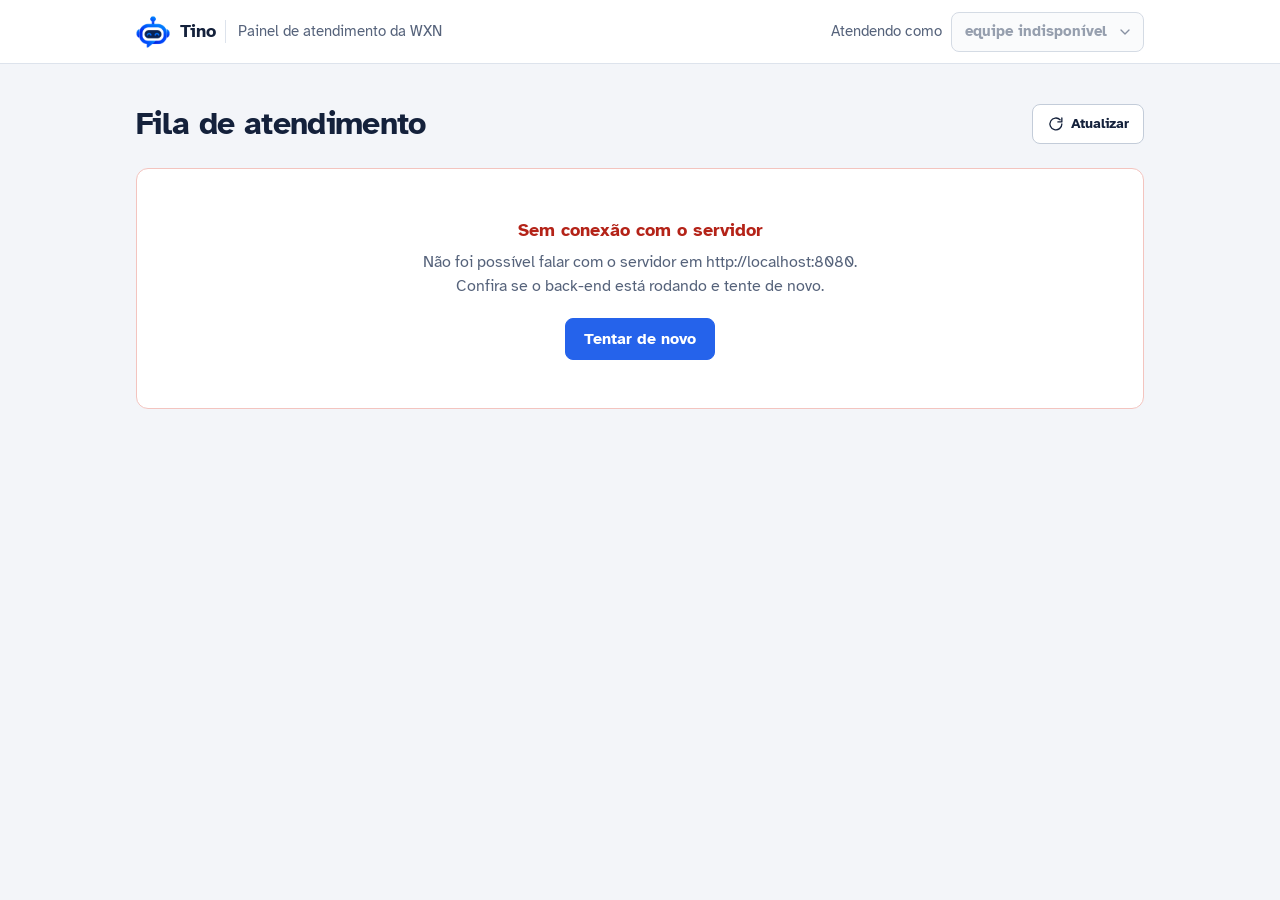
<file: painel/index.html>
<!doctype html>
<html lang="pt-BR">
<head>
  <meta charset="utf-8">
  <meta name="viewport" content="width=device-width, initial-scale=1">
  <title>Fila de atendimento | Tino</title>
  <link rel="icon" href="img/tino.png">
  <link rel="preconnect" href="https://fonts.googleapis.com">
  <link rel="preconnect" href="https://fonts.gstatic.com" crossorigin>
  <link rel="stylesheet" href="https://fonts.googleapis.com/css2?family=Atkinson+Hyperlegible:wght@400;700&display=swap">
  <link rel="stylesheet" href="css/painel.css?v=5">
</head>
<body>
  <header class="barra">
    <a class="marca" href="index.html">
      <img src="img/tino.png" alt="" width="36" height="36">
      <span class="marca-nome">Tino</span>
      <span class="marca-sub">Painel de atendimento da WXN</span>
    </a>
    <label class="quem">Atendendo como
      <select id="atendente"><option>carregando…</option></select>
    </label>
  </header>

  <main class="pagina">
    <div class="titulo-linha">
      <h1>Fila de atendimento</h1>
      <p class="atualizacao">
        <span id="atualizado"></span>
        <button id="atualizar" class="botao-secundario" type="button">
          <svg class="icone" viewBox="0 0 24 24" width="18" height="18" fill="none" stroke="currentColor" stroke-width="2" stroke-linecap="round" stroke-linejoin="round" aria-hidden="true"><path d="M21 12a9 9 0 1 1-2.64-6.36"/><path d="M21 3v6h-6"/></svg>
          Atualizar
        </button>
      </p>
    </div>

    <section id="resumo" class="resumo" aria-label="Indicadores de hoje"></section>
    <div id="aviso" role="status" aria-live="polite"></div>
    <section id="fila" aria-busy="true">
      <p class="carregando">Carregando a fila…</p>
    </section>
  </main>

  <script type="module" src="js/fila.js"></script>
</body>
</html>
</file>
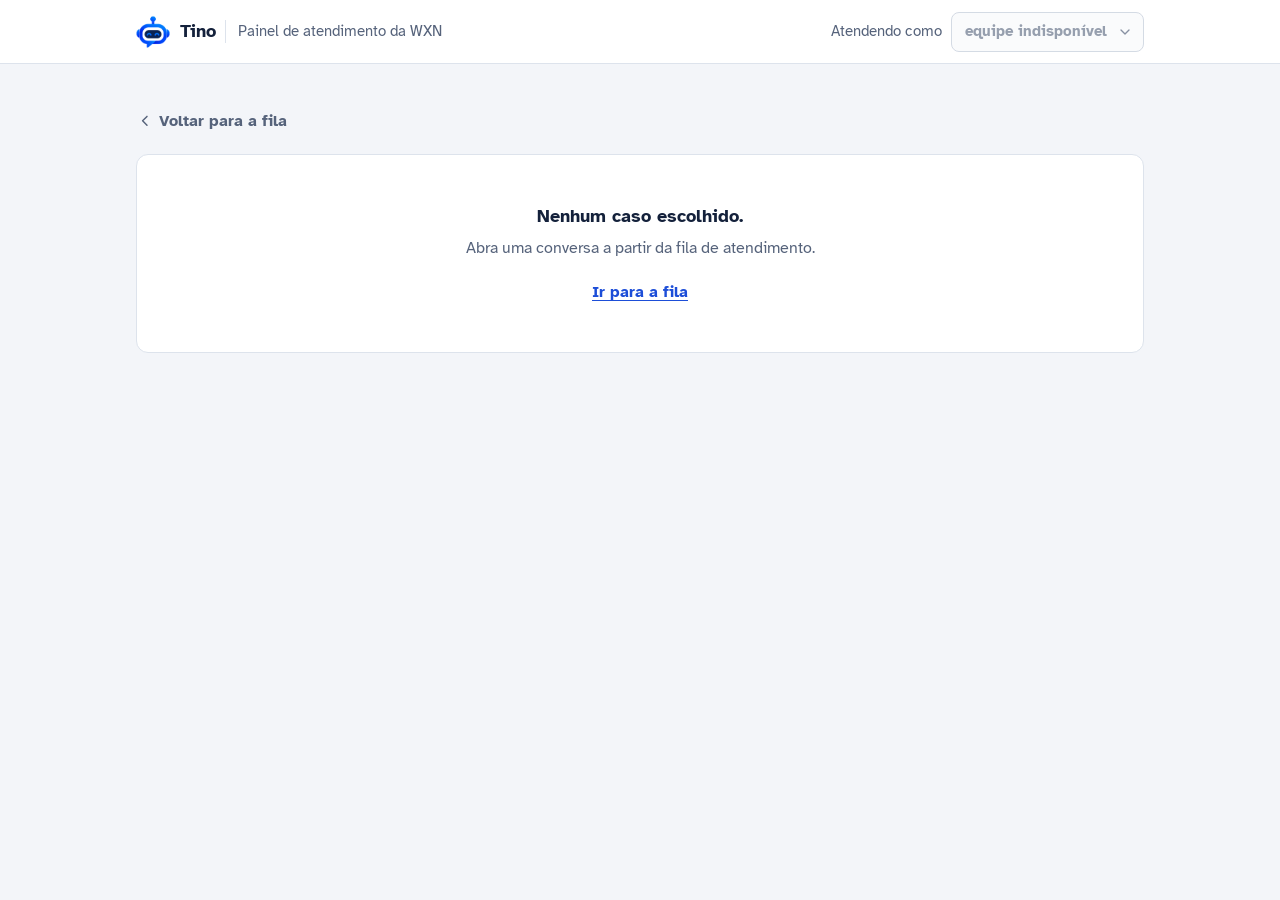
<file: painel/conversa.html>
<!doctype html>
<html lang="pt-BR">
<head>
  <meta charset="utf-8">
  <meta name="viewport" content="width=device-width, initial-scale=1">
  <title>Conversa | Tino</title>
  <link rel="icon" href="img/tino.png">
  <link rel="preconnect" href="https://fonts.googleapis.com">
  <link rel="preconnect" href="https://fonts.gstatic.com" crossorigin>
  <link rel="stylesheet" href="https://fonts.googleapis.com/css2?family=Atkinson+Hyperlegible:wght@400;700&display=swap">
  <link rel="stylesheet" href="css/painel.css?v=5">
</head>
<body>
  <header class="barra">
    <a class="marca" href="index.html">
      <img src="img/tino.png" alt="" width="36" height="36">
      <span class="marca-nome">Tino</span>
      <span class="marca-sub">Painel de atendimento da WXN</span>
    </a>
    <label class="quem">Atendendo como
      <select id="atendente"><option>carregando…</option></select>
    </label>
  </header>

  <main class="pagina">
    <a class="voltar" href="index.html">
      <svg class="icone" viewBox="0 0 24 24" width="18" height="18" fill="none" stroke="currentColor" stroke-width="2" stroke-linecap="round" stroke-linejoin="round" aria-hidden="true"><path d="m15 18-6-6 6-6"/></svg>
      Voltar para a fila
    </a>
    <div id="aviso" role="status" aria-live="polite"></div>
    <div id="conteudo" aria-busy="true">
      <p class="carregando">Carregando a conversa…</p>
    </div>
  </main>

  <script type="module" src="js/conversa.js"></script>
</body>
</html>
</file>
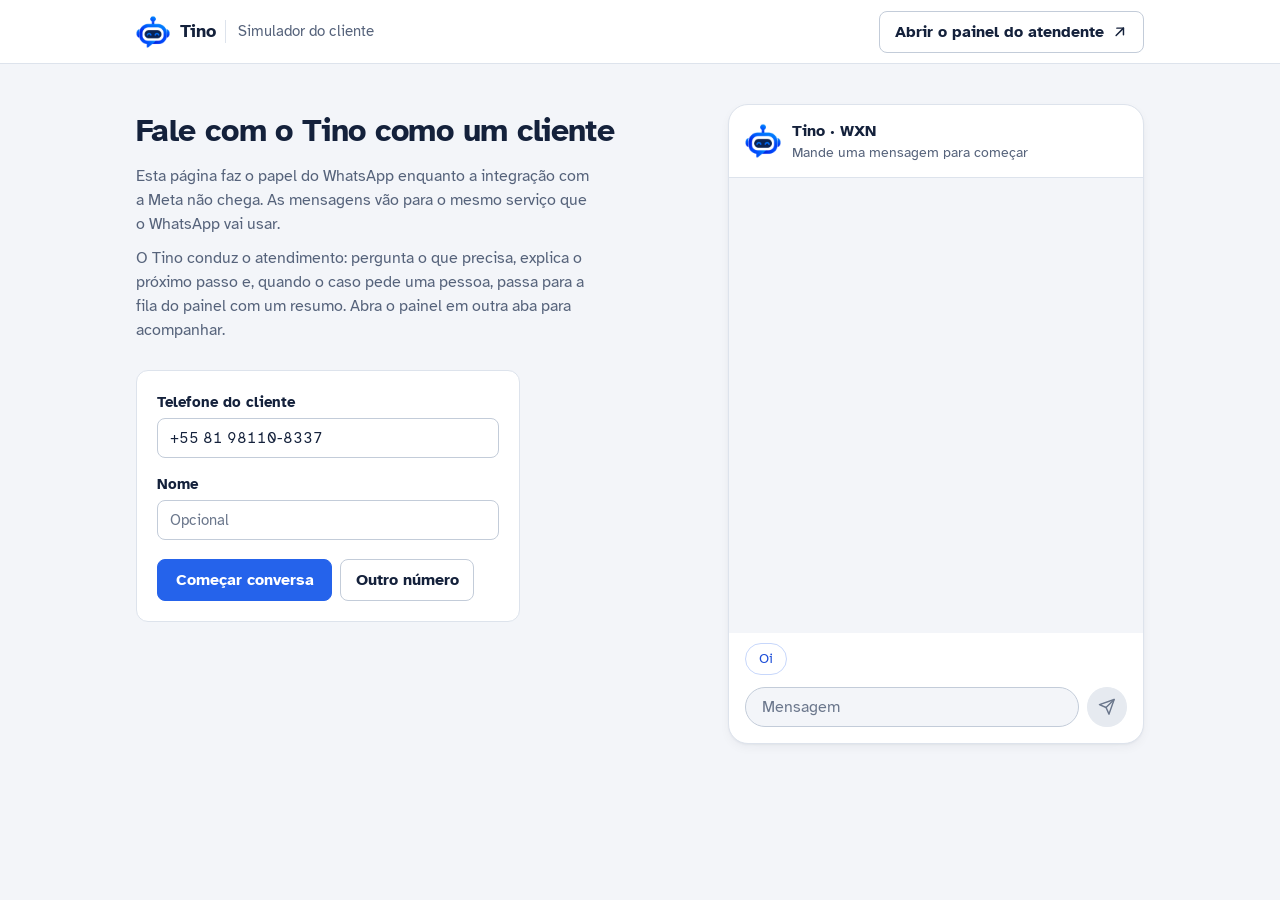
<file: painel/simulador.html>
<!doctype html>
<html lang="pt-BR">
<head>
  <meta charset="utf-8">
  <meta name="viewport" content="width=device-width, initial-scale=1">
  <title>Simulador do cliente | Tino</title>
  <link rel="icon" href="img/tino.png">
  <link rel="preconnect" href="https://fonts.googleapis.com">
  <link rel="preconnect" href="https://fonts.gstatic.com" crossorigin>
  <link rel="stylesheet" href="https://fonts.googleapis.com/css2?family=Atkinson+Hyperlegible:wght@400;700&display=swap">
  <link rel="stylesheet" href="css/painel.css?v=5">
  <link rel="stylesheet" href="css/simulador.css?v=2">
</head>
<body>
  <header class="barra">
    <a class="marca" href="simulador.html">
      <img src="img/tino.png" alt="" width="36" height="36">
      <span class="marca-nome">Tino</span>
      <span class="marca-sub">Simulador do cliente</span>
    </a>
    <a class="botao-secundario" href="index.html" target="_blank" rel="noopener">
      Abrir o painel do atendente
      <svg class="icone" viewBox="0 0 24 24" width="18" height="18" fill="none" stroke="currentColor" stroke-width="2" stroke-linecap="round" stroke-linejoin="round" aria-hidden="true"><path d="M7 17 17 7"/><path d="M8 7h9v9"/></svg>
    </a>
  </header>

  <main class="pagina simulador">
    <section class="simulador-explica">
      <h1>Fale com o Tino como um cliente</h1>
      <p>Esta página faz o papel do WhatsApp enquanto a integração com a Meta não chega. As mensagens vão para o mesmo serviço que o WhatsApp vai usar.</p>
      <p>O Tino conduz o atendimento: pergunta o que precisa, explica o próximo passo e, quando o caso pede uma pessoa, passa para a fila do painel com um resumo. Abra o painel em outra aba para acompanhar.</p>

      <form id="inicio" class="simulador-inicio">
        <label>Telefone do cliente
          <input id="telefone" name="telefone" inputmode="tel" autocomplete="off" required>
        </label>
        <label>Nome
          <input id="nome" name="nome" autocomplete="off" placeholder="Opcional">
        </label>
        <div class="simulador-inicio-acoes">
          <button class="botao" type="submit">Começar conversa</button>
          <button id="outro-numero" class="botao-secundario" type="button">Outro número</button>
        </div>
      </form>
    </section>

    <section class="celular" aria-label="Conversa do cliente com o Tino">
      <header class="celular-topo">
        <img src="img/tino.png" alt="" width="36" height="36">
        <div>
          <p class="celular-nome">Tino · WXN</p>
          <p id="situacao" class="celular-situacao">Escolha um telefone para começar</p>
        </div>
      </header>

      <ol id="mensagens" class="celular-mensagens" aria-live="polite"></ol>

      <div id="sugestoes" class="celular-sugestoes" hidden></div>

      <form id="envio" class="celular-envio">
        <label for="texto" class="sr-only">Mensagem</label>
        <input id="texto" autocomplete="off" placeholder="Mensagem" disabled>
        <button class="botao" type="submit" disabled aria-label="Enviar">
          <svg class="icone" viewBox="0 0 24 24" width="18" height="18" fill="none" stroke="currentColor" stroke-width="2" stroke-linecap="round" stroke-linejoin="round" aria-hidden="true"><path d="m22 2-7 20-4-9-9-4Z"/><path d="M22 2 11 13"/></svg>
        </button>
      </form>
    </section>
  </main>

  <script type="module" src="js/simulador.js"></script>
</body>
</html>
</file>
<file: painel/css/painel.css>
/* Painel de atendimento do Tino.
   Uma tela lida o dia inteiro: neutros azulados e calmos, o azul do Tino para
   marca e acoes, ambar so para espera longa. O tempo de espera e o elemento
   forte da fila; o resto fica discreto. */

:root {
  --fundo: #f3f5f9;
  --fundo-2: #f8fafc;
  --superficie: #ffffff;
  --tinta: #14213b;
  --tinta-2: #56637b;
  --tinta-3: #6b778c;
  --linha: #dde3ec;
  --linha-forte: #c3ccd9;
  --tino: #2563eb;
  --tino-escuro: #1d4ed8;
  --tino-claro: #e8efff;
  --tino-borda: #c7d7fb;
  --longa: #a8520a;
  --longa-claro: #fdf2e6;
  --atendendo: #0f6e66;
  --atendendo-claro: #e3f4f2;
  --atendendo-borda: #b9e0db;
  --erro: #b42318;
  --erro-claro: #fdecea;
  --erro-borda: #f3c4bf;
  --desligado: #e6eaf0;

  --fonte: "Atkinson Hyperlegible", system-ui, -apple-system, "Segoe UI", Roboto, sans-serif;
  --raio: 12px;
  --raio-p: 8px;
  --sombra: 0 1px 2px rgb(20 33 59 / 0.04), 0 4px 12px -2px rgb(20 33 59 / 0.06);

  /* Largura util do conteudo e margem lateral: a barra do topo usa as mesmas
     medidas, para a marca alinhar com o titulo da pagina. */
  --largura: 68rem;
  --margem: clamp(1rem, 4vw, 2.5rem);

  color-scheme: light;
  accent-color: var(--tino);
  scrollbar-color: var(--linha-forte) transparent;
}

* { box-sizing: border-box; }

html { -webkit-text-size-adjust: 100%; }

body {
  margin: 0;
  background: var(--fundo);
  color: var(--tinta);
  font-family: var(--fonte);
  font-size: 1rem;
  line-height: 1.5;
  caret-color: var(--tino);
}

::selection { background: #cfdcfb; color: var(--tinta); }

h1, h2, p { margin: 0; }
h1, h2 { text-wrap: balance; }

a {
  color: var(--tino-escuro);
  text-underline-offset: 0.2em;
  text-decoration-thickness: 1px;
}
a:hover { text-decoration-thickness: 2px; }

:focus-visible {
  outline: 3px solid var(--tino);
  outline-offset: 2px;
  border-radius: 4px;
}

.icone {
  width: 1.1em;
  height: 1.1em;
  flex: none;
  stroke: currentColor;
  stroke-width: 2;
  fill: none;
  stroke-linecap: round;
  stroke-linejoin: round;
}

/* ---------- barra superior ---------- */

.barra {
  display: flex;
  align-items: center;
  justify-content: space-between;
  gap: 1rem;
  flex-wrap: wrap;
  min-height: 4rem;
  padding: 0.6rem max(var(--margem), calc((100% - var(--largura)) / 2 + var(--margem)));
  background: var(--superficie);
  border-bottom: 1px solid var(--linha);
}

.marca {
  display: flex;
  align-items: center;
  gap: 0.6rem;
  color: var(--tinta);
  text-decoration: none;
}

.marca img { width: 34px; height: 34px; }
.marca-nome { font-weight: 700; font-size: 1.15rem; letter-spacing: -0.01em; }

.marca-sub {
  color: var(--tinta-2);
  font-size: 0.95rem;
  padding-left: 0.75rem;
  border-left: 1px solid var(--linha);
}

.quem {
  display: flex;
  align-items: center;
  gap: 0.6rem;
  color: var(--tinta-2);
  font-size: 0.95rem;
}

.quem select {
  appearance: none;
  font: inherit;
  font-weight: 700;
  color: var(--tinta);
  min-height: 2.5rem;
  padding: 0.4rem 2.25rem 0.4rem 0.8rem;
  border: 1px solid var(--linha-forte);
  border-radius: var(--raio-p);
  background:
    url("data:image/svg+xml,%3Csvg xmlns='http://www.w3.org/2000/svg' viewBox='0 0 24 24' fill='none' stroke='%2356637b' stroke-width='2' stroke-linecap='round' stroke-linejoin='round'%3E%3Cpath d='m6 9 6 6 6-6'/%3E%3C/svg%3E")
    no-repeat right 0.65rem center / 1rem,
    var(--superficie);
  cursor: pointer;
  transition: border-color 120ms ease;
}

.quem select:hover { border-color: var(--tino); }
.quem select:disabled { cursor: not-allowed; color: var(--tinta-3); background-color: var(--fundo-2); }

/* ---------- pagina ---------- */

.pagina {
  max-width: var(--largura);
  margin: 0 auto;
  padding: clamp(1.5rem, 4vw, 2.5rem) var(--margem) 4rem;
}

.titulo-linha {
  display: flex;
  align-items: center;
  justify-content: space-between;
  gap: 0.75rem 1rem;
  flex-wrap: wrap;
  margin-bottom: 1.5rem;
}

h1 {
  font-size: clamp(1.6rem, 3.4vw, 2rem);
  line-height: 1.2;
  letter-spacing: -0.02em;
}

.atualizacao {
  display: flex;
  align-items: center;
  gap: 0.75rem;
  color: var(--tinta-3);
  font-size: 0.9rem;
  font-variant-numeric: tabular-nums;
}

/* ---------- botoes ---------- */

.botao, .botao-secundario {
  display: inline-flex;
  align-items: center;
  justify-content: center;
  gap: 0.45rem;
  font: inherit;
  font-weight: 700;
  min-height: 2.5rem;
  border-radius: var(--raio-p);
  padding: 0.5rem 1.1rem;
  cursor: pointer;
  white-space: nowrap;
  text-decoration: none;
  transition: background-color 120ms ease, border-color 120ms ease, color 120ms ease, transform 80ms ease;
}

.botao {
  color: #fff;
  background: var(--tino);
  border: 1px solid var(--tino);
}

.botao:hover { background: var(--tino-escuro); border-color: var(--tino-escuro); }

.botao-secundario {
  color: var(--tinta);
  background: var(--superficie);
  border: 1px solid var(--linha-forte);
  padding: 0.5rem 0.9rem;
}

.botao-secundario:hover { border-color: var(--tino); color: var(--tino-escuro); }

.botao:active:not(:disabled), .botao-secundario:active:not(:disabled) { transform: translateY(1px); }

.botao:disabled, .botao-secundario:disabled {
  cursor: not-allowed;
  color: var(--tinta-3);
  background: var(--desligado);
  border-color: var(--desligado);
}

/* Acao secundaria ao lado de um botao: texto, sem moldura ate o hover. */
.acao-texto {
  display: inline-flex;
  align-items: center;
  min-height: 2.5rem;
  padding: 0 0.75rem;
  border-radius: var(--raio-p);
  color: var(--tino-escuro);
  font-weight: 700;
  text-decoration: none;
  white-space: nowrap;
  transition: background-color 120ms ease;
}

.acao-texto:hover { background: var(--tino-claro); }

/* ---------- indicadores ---------- */

.resumo {
  display: grid;
  grid-template-columns: repeat(4, minmax(0, 1fr));
  margin: 0 0 2rem;
  background: var(--superficie);
  border: 1px solid var(--linha);
  border-radius: var(--raio);
}

.resumo:empty { display: none; }

.indicador {
  display: flex;
  flex-direction: column;
  gap: 0.15rem;
  padding: 1rem 1.25rem;
}

.indicador + .indicador { border-left: 1px solid var(--linha); }

.indicador-nome { color: var(--tinta-2); font-size: 0.9rem; order: -1; }
.indicador-valor {
  font-size: 1.6rem;
  font-weight: 700;
  font-variant-numeric: tabular-nums;
  line-height: 1.2;
  letter-spacing: -0.01em;
}
.indicador-detalhe { color: var(--tinta-3); font-size: 0.85rem; }

/* ---------- avisos ---------- */

.aviso {
  display: flex;
  align-items: center;
  justify-content: space-between;
  gap: 0.5rem 1rem;
  flex-wrap: wrap;
  margin-bottom: 1.25rem;
  padding: 0.75rem 0.75rem 0.75rem 1rem;
  border-radius: var(--raio-p);
  border: 1px solid var(--tino-borda);
  background: var(--tino-claro);
  animation: entrar 220ms cubic-bezier(0.16, 1, 0.3, 1);
}

.aviso.erro { border-color: var(--erro-borda); background: var(--erro-claro); color: #7a1a12; }
.aviso.sucesso { border-color: var(--atendendo-borda); background: var(--atendendo-claro); color: #0b4f49; }
.aviso a { color: inherit; font-weight: 700; }

.aviso-fechar {
  font: inherit;
  font-size: 0.9rem;
  min-height: 2rem;
  padding: 0 0.6rem;
  border-radius: var(--raio-p);
  background: none;
  border: none;
  color: inherit;
  cursor: pointer;
  opacity: 0.8;
}

.aviso-fechar:hover { opacity: 1; background: rgb(255 255 255 / 0.6); }

@keyframes entrar {
  from { opacity: 0; transform: translateY(-4px); }
}

/* ---------- fila ---------- */

.grupo {
  display: flex;
  align-items: center;
  gap: 0.5rem;
  font-size: 1.05rem;
  margin: 2rem 0 0.75rem;
}

.grupo:first-child { margin-top: 0; }

.grupo-contagem {
  min-width: 1.6rem;
  padding: 0 0.45rem;
  border-radius: 999px;
  background: var(--desligado);
  color: var(--tinta-2);
  font-size: 0.85rem;
  font-weight: 700;
  line-height: 1.6rem;
  text-align: center;
  font-variant-numeric: tabular-nums;
}

.casos {
  list-style: none;
  margin: 0;
  padding: 0;
  background: var(--superficie);
  border: 1px solid var(--linha);
  border-radius: var(--raio);
  overflow: hidden;
}

.caso {
  display: grid;
  grid-template-columns: 4.5rem minmax(0, 1fr) auto;
  gap: 1.25rem;
  align-items: center;
  padding: 1rem 1.25rem;
  transition: background-color 120ms ease;
}

.caso + .caso { border-top: 1px solid var(--linha); }
.caso:hover { background: var(--fundo-2); }

.espera { display: flex; flex-direction: column; line-height: 1.05; }
.espera-numero { font-size: 1.9rem; font-weight: 700; font-variant-numeric: tabular-nums; letter-spacing: -0.02em; }
.espera-unidade { color: var(--tinta-2); font-size: 0.85rem; margin-top: 0.15rem; }
.espera.longa .espera-numero, .espera.longa .espera-unidade { color: var(--longa); }

.caso-corpo { min-width: 0; }
.caso-topo { display: flex; align-items: baseline; gap: 0.25rem 0.75rem; flex-wrap: wrap; }
.contato { font-weight: 700; font-variant-numeric: tabular-nums; letter-spacing: 0.02em; }
.motivo { color: var(--tinta-2); font-size: 0.95rem; }

.previa {
  margin-top: 0.25rem;
  color: var(--tinta-2);
  overflow: hidden;
  text-overflow: ellipsis;
  white-space: nowrap;
}

.caso-acao { display: flex; align-items: center; justify-content: flex-end; gap: 0.5rem; }

.com-quem {
  display: inline-flex;
  align-items: center;
  gap: 0.5rem;
  color: var(--atendendo);
  font-size: 0.95rem;
  font-weight: 700;
  white-space: nowrap;
}

.iniciais {
  display: inline-grid;
  place-items: center;
  width: 2rem;
  height: 2rem;
  border-radius: 50%;
  background: var(--atendendo-claro);
  color: var(--atendendo);
  font-size: 0.8rem;
  font-weight: 700;
  letter-spacing: 0.02em;
}

.caso.atendendo .espera-numero { color: var(--tinta-3); }

/* Meus casos: a mesma linha, marcada pela cor de "em atendimento". */
.casos.meus { border-color: var(--atendendo-borda); }
.caso.meu .espera-numero { color: var(--atendendo); }

/* ---------- estados ---------- */

.estado {
  padding: 3rem 1.5rem;
  text-align: center;
  background: var(--superficie);
  border: 1px solid var(--linha);
  border-radius: var(--raio);
}

.estado p + p { margin-top: 0.35rem; }
.estado p:not(.estado-titulo) { color: var(--tinta-2); max-width: 48ch; margin-inline: auto; }
.estado-titulo { font-weight: 700; font-size: 1.15rem; }
.estado .botao, .estado > a { margin-top: 1.25rem; }
.estado > a { display: inline-block; font-weight: 700; }
.estado.erro { border-color: var(--erro-borda); }
.estado.erro .estado-titulo { color: var(--erro); }

.carregando { color: var(--tinta-2); padding: 1rem 0; }

.grupo-vazio {
  padding: 1rem 1.25rem;
  color: var(--tinta-2);
  background: var(--superficie);
  border: 1px dashed var(--linha-forte);
  border-radius: var(--raio);
}

/* ---------- conversa (Tela 7) ---------- */

.voltar {
  display: inline-flex;
  align-items: center;
  gap: 0.35rem;
  margin: 0 0 1rem -0.5rem;
  padding: 0.3rem 0.6rem 0.3rem 0.5rem;
  border-radius: var(--raio-p);
  color: var(--tinta-2);
  font-weight: 700;
  text-decoration: none;
  transition: background-color 120ms ease, color 120ms ease;
}

.voltar:hover { background: var(--desligado); color: var(--tinta); }

.conversa-topo { margin-bottom: 1.5rem; }
.conversa-status { margin-top: 0.5rem; }

.selo {
  display: inline-flex;
  align-items: center;
  gap: 0.4rem;
  padding: 0.2rem 0.7rem;
  border-radius: 999px;
  font-size: 0.9rem;
  font-weight: 700;
}

.selo::before {
  content: "";
  width: 0.5rem;
  height: 0.5rem;
  border-radius: 50%;
  background: currentColor;
}

.selo.aguardando { background: var(--tino-claro); color: var(--tino-escuro); }
.selo.atendendo { background: var(--atendendo-claro); color: var(--atendendo); }
.selo.encerrado { background: var(--desligado); color: var(--tinta-2); }

.conversa-grade {
  display: grid;
  grid-template-columns: minmax(0, 1fr) 18rem;
  gap: 1.5rem;
  align-items: start;
}

.historico {
  background: var(--superficie);
  border: 1px solid var(--linha);
  border-radius: var(--raio);
  display: flex;
  flex-direction: column;
  min-width: 0;
}

.mensagens {
  list-style: none;
  margin: 0;
  padding: 1.5rem;
  display: flex;
  flex-direction: column;
  gap: 1rem;
}

.mensagem { max-width: min(78%, 34rem); display: flex; flex-direction: column; gap: 0.25rem; }
.mensagem-autor { font-size: 0.85rem; color: var(--tinta-3); font-variant-numeric: tabular-nums; }
.mensagem-autor strong { color: var(--tinta-2); }

.mensagem-texto {
  padding: 0.65rem 0.9rem;
  border-radius: var(--raio);
  background: var(--fundo);
  overflow-wrap: anywhere;
  /* As perguntas do Tino trazem as opcoes e o resumo em linhas separadas. */
  white-space: pre-line;
}

/* O canto mais reto aponta para quem falou: cliente a esquerda, empresa a direita. */
.mensagem.de-cliente { align-self: flex-start; }
.mensagem.de-cliente .mensagem-texto { border-bottom-left-radius: 4px; }
.mensagem.de-bot, .mensagem.de-atendente { align-self: flex-end; text-align: left; }
.mensagem.de-bot .mensagem-texto, .mensagem.de-atendente .mensagem-texto { border-bottom-right-radius: 4px; }
.mensagem.de-bot .mensagem-texto { background: var(--tino-claro); }
.mensagem.de-atendente .mensagem-texto { background: var(--atendendo-claro); }
.mensagem.de-bot .mensagem-autor, .mensagem.de-atendente .mensagem-autor { align-self: flex-end; }

/* Onde o Tino passou o caso adiante: uma faixa centrada que interrompe a
   conversa, sem parecer fala de ninguem. */
.marco {
  align-self: center;
  max-width: 34rem;
  margin: 0.5rem 0;
  padding: 0.55rem 1rem;
  border-radius: var(--raio-p);
  border: 1px solid var(--tino-borda);
  background: var(--superficie);
  color: var(--tino-escuro);
  font-size: 0.875rem;
  text-align: center;
  text-wrap: balance;
}

.resposta {
  border-top: 1px solid var(--linha);
  padding: 1rem 1.5rem 1.25rem;
  display: grid;
  gap: 0.5rem;
  background: var(--fundo-2);
  border-radius: 0 0 var(--raio) var(--raio);
}

.resposta textarea {
  font: inherit;
  width: 100%;
  min-height: 4.5rem;
  resize: vertical;
  padding: 0.65rem 0.8rem;
  border: 1px solid var(--linha-forte);
  border-radius: var(--raio-p);
  background: var(--superficie);
  color: var(--tinta);
}

.resposta textarea::placeholder { color: var(--tinta-3); }
.resposta textarea:disabled { cursor: not-allowed; background: var(--fundo); border-style: dashed; }

.resposta-linha { display: flex; justify-content: space-between; align-items: center; gap: 0.75rem 1rem; flex-wrap: wrap; }
.resposta-linha .botao { margin-left: auto; }
.resposta-nota { color: var(--tinta-2); font-size: 0.9rem; }
label.resposta-nota { font-weight: 700; color: var(--tinta); }

.ficha {
  position: sticky;
  top: 1.25rem;
  background: var(--superficie);
  border: 1px solid var(--linha);
  border-radius: var(--raio);
  padding: 1.1rem 1.25rem 0.5rem;
}

.ficha h2 { font-size: 1rem; margin-bottom: 0.25rem; }
.ficha dl { margin: 0; }
.ficha dt { color: var(--tinta-3); font-size: 0.85rem; padding-top: 0.75rem; }
.ficha dd {
  margin: 0.1rem 0 0;
  padding-bottom: 0.75rem;
  overflow-wrap: anywhere;
  font-variant-numeric: tabular-nums;
}
.ficha dd:not(:last-child) { border-bottom: 1px solid var(--linha); }

.na-fila {
  display: flex;
  align-items: center;
  justify-content: space-between;
  gap: 0.75rem 1rem;
  flex-wrap: wrap;
  margin-bottom: 1.5rem;
  padding: 0.85rem 0.85rem 0.85rem 1.1rem;
  border-radius: var(--raio);
  background: var(--tino-claro);
  border: 1px solid var(--tino-borda);
  color: var(--tino-escuro);
  font-weight: 700;
}

/* ---------- transferencia (Tela 7) ---------- */

.conversa-topo {
  display: flex;
  align-items: flex-start;
  justify-content: space-between;
  gap: 0.75rem 1rem;
  flex-wrap: wrap;
}

.transferencia {
  display: grid;
  gap: 1rem;
  margin-bottom: 1.5rem;
  padding: 1.1rem 1.25rem 1.25rem;
  background: var(--superficie);
  border: 1.5px solid var(--tino);
  border-radius: var(--raio);
}

.transferencia h2 { font-size: 1.05rem; }
.transferencia-nota { margin-top: -0.6rem; color: var(--tinta-2); font-size: 0.95rem; }

.campo label { display: block; margin-bottom: 0.3rem; font-weight: 700; }
.campo-opcao { font-weight: 400; color: var(--tinta-2); }

.campo select,
.campo textarea {
  display: block;
  width: 100%;
  font: inherit;
  color: var(--tinta);
  padding: 0.55rem 0.8rem;
  border: 1px solid var(--linha-forte);
  border-radius: var(--raio-p);
  background: var(--superficie);
}

.campo select {
  appearance: none;
  min-height: 2.6rem;
  padding-right: 2.25rem;
  cursor: pointer;
  background:
    url("data:image/svg+xml,%3Csvg xmlns='http://www.w3.org/2000/svg' viewBox='0 0 24 24' fill='none' stroke='%2356637b' stroke-width='2' stroke-linecap='round' stroke-linejoin='round'%3E%3Cpath d='m6 9 6 6 6-6'/%3E%3C/svg%3E")
    no-repeat right 0.65rem center / 1rem,
    var(--superficie);
}

.campo textarea { min-height: 5rem; resize: vertical; }
.campo select:hover:not(:disabled), .campo textarea:hover:not(:disabled) { border-color: var(--tino); }
.campo select:disabled, .campo textarea:disabled { cursor: not-allowed; color: var(--tinta-3); background-color: var(--fundo-2); }
.campo textarea::placeholder { color: var(--tinta-3); }

.campo.com-erro textarea { border-color: var(--erro); background: #fffafa; }

.campo-rodape {
  display: flex;
  justify-content: space-between;
  gap: 0.5rem 1rem;
  margin-top: 0.3rem;
  color: var(--tinta-2);
  font-size: 0.9rem;
}

.campo-erro { color: var(--erro); font-weight: 700; }
.campo-contador { white-space: nowrap; font-variant-numeric: tabular-nums; }

.transferencia-acoes { display: flex; justify-content: flex-end; gap: 0.5rem; flex-wrap: wrap; }

/* A transferencia na linha do tempo: a cor de "em atendimento", para nao
   parecer fala do Tino (azul) nem de ninguem. */
.marco.marco-transferencia {
  border-color: var(--atendendo-borda);
  background: var(--atendendo-claro);
  color: var(--atendendo);
}

.marco-titulo { display: block; font-weight: 700; }
.marco-motivo { display: block; margin-top: 0.15rem; overflow-wrap: anywhere; }

/* ---------- telas estreitas ---------- */

@media (max-width: 860px) {
  .resumo { grid-template-columns: repeat(2, minmax(0, 1fr)); }
  .indicador:nth-child(3) { border-left: none; }
  .indicador:nth-child(n + 3) { border-top: 1px solid var(--linha); }
  .conversa-grade { grid-template-columns: 1fr; }
  .ficha { position: static; }
}

@media (max-width: 720px) {
  .caso { grid-template-columns: 4rem minmax(0, 1fr); gap: 0.75rem 1rem; }
  .caso-acao { grid-column: 1 / -1; justify-content: space-between; }
  .caso-acao .botao { flex: 1; }
  .espera-numero { font-size: 1.6rem; }
  .mensagens { padding: 1rem; }
  .mensagem { max-width: 92%; }
  .resposta { padding: 1rem; }
  .marca-sub { display: none; }
  .conversa-topo .botao-secundario { width: 100%; }
  .transferencia { padding: 1rem; }
  .transferencia-acoes { flex-direction: column-reverse; }
  .transferencia-acoes .botao, .transferencia-acoes .botao-secundario { width: 100%; }
}

@media (max-width: 420px) {
  .quem { font-size: 0; gap: 0; }
  .quem select { font-size: 0.95rem; }
}

@media (prefers-reduced-motion: reduce) {
  *, *::before, *::after { transition: none !important; animation: none !important; }
}
</file>
<file: painel/css/simulador.css>
/* Simulador do cliente. Usa os tokens de painel.css; aqui ficam so as pecas
   desta pagina, para nao mexer no estilo das Telas 6 e 7. O "celular" segue o
   desenho do painel, e nao o do WhatsApp: e uma ferramenta de demonstracao. */

.sr-only {
  position: absolute;
  width: 1px;
  height: 1px;
  margin: -1px;
  padding: 0;
  overflow: hidden;
  clip: rect(0 0 0 0);
  white-space: nowrap;
  border: 0;
}

.simulador {
  display: grid;
  grid-template-columns: minmax(0, 1fr) minmax(20rem, 26rem);
  gap: 2.5rem;
  align-items: start;
}

/* ---------- explicacao e inicio ---------- */

.simulador-explica { padding-top: 0.5rem; }
.simulador-explica h1 { margin-bottom: 0.85rem; }
.simulador-explica p { color: var(--tinta-2); max-width: 46ch; }
.simulador-explica p + p { margin-top: 0.6rem; }

.simulador-inicio {
  display: grid;
  gap: 0.9rem;
  margin-top: 1.75rem;
  max-width: 24rem;
  padding: 1.25rem;
  background: var(--superficie);
  border: 1px solid var(--linha);
  border-radius: var(--raio);
}

.simulador-inicio label {
  display: grid;
  gap: 0.3rem;
  font-weight: 700;
  font-size: 0.95rem;
}

.simulador-inicio input, .celular-envio input {
  font: inherit;
  font-weight: 400;
  min-height: 2.5rem;
  padding: 0.45rem 0.75rem;
  border: 1px solid var(--linha-forte);
  border-radius: var(--raio-p);
  background: var(--superficie);
  color: var(--tinta);
  font-variant-numeric: tabular-nums;
}

.simulador-inicio input:hover, .celular-envio input:hover:not(:disabled) { border-color: var(--tino); }
.simulador-inicio input::placeholder, .celular-envio input::placeholder { color: var(--tinta-3); }

.simulador-inicio-acoes { display: flex; gap: 0.5rem; flex-wrap: wrap; margin-top: 0.25rem; }

/* ---------- o celular ---------- */

.celular {
  display: flex;
  flex-direction: column;
  height: min(40rem, calc(100vh - 8rem));
  min-height: 28rem;
  background: var(--superficie);
  border: 1px solid var(--linha);
  border-radius: 20px;
  box-shadow: var(--sombra);
  overflow: hidden;
}

.celular-topo {
  display: flex;
  align-items: center;
  gap: 0.7rem;
  padding: 0.85rem 1rem;
  border-bottom: 1px solid var(--linha);
}

.celular-nome { font-weight: 700; }

.celular-situacao {
  font-size: 0.85rem;
  color: var(--tinta-2);
  transition: color 160ms ease;
}

.celular-situacao[data-situacao="AGUARDANDO_ATENDENTE"] { color: var(--longa); }
.celular-situacao[data-situacao="COM_ATENDENTE"] { color: var(--atendendo); font-weight: 700; }

.celular-mensagens {
  flex: 1;
  list-style: none;
  margin: 0;
  padding: 1rem;
  display: flex;
  flex-direction: column;
  gap: 0.5rem;
  overflow-y: auto;
  background: var(--fundo);
  overscroll-behavior: contain;
}

.balao {
  display: flex;
  flex-direction: column;
  max-width: 82%;
  padding: 0.5rem 0.75rem 0.35rem;
  border-radius: var(--raio);
  background: var(--superficie);
  border: 1px solid var(--linha);
  overflow-wrap: anywhere;
  animation: balao-entra 200ms cubic-bezier(0.16, 1, 0.3, 1);
}

.balao.do-cliente {
  align-self: flex-end;
  background: var(--tino-claro);
  border-color: var(--tino-borda);
  border-bottom-right-radius: 4px;
}

.balao.do-tino, .balao.do-atendente { align-self: flex-start; border-bottom-left-radius: 4px; }
.balao.do-atendente { background: var(--atendendo-claro); border-color: var(--atendendo-borda); }

.balao-quem { font-size: 0.8rem; font-weight: 700; color: var(--atendendo); }
.balao-hora {
  align-self: flex-end;
  margin-top: 0.15rem;
  font-size: 0.75rem;
  color: var(--tinta-3);
  font-variant-numeric: tabular-nums;
}

.balao-erro {
  align-self: center;
  max-width: 90%;
  padding: 0.5rem 0.85rem;
  border-radius: var(--raio-p);
  border: 1px solid var(--erro-borda);
  background: var(--erro-claro);
  color: #7a1a12;
  font-size: 0.9rem;
  text-align: center;
}

@keyframes balao-entra {
  from { opacity: 0; transform: translateY(4px); }
}

/* As respostas prontas do Tino: todas a vista, quebrando linha, como os botoes do WhatsApp. */
.celular-sugestoes {
  display: flex;
  flex-wrap: wrap;
  gap: 0.4rem;
  padding: 0.6rem 1rem 0;
}

.balao-texto { white-space: pre-line; }

.sugestao {
  flex: none;
  font: inherit;
  font-size: 0.875rem;
  min-height: 2rem;
  padding: 0.25rem 0.8rem;
  border-radius: 999px;
  border: 1px solid var(--tino-borda);
  background: var(--superficie);
  color: var(--tino-escuro);
  cursor: pointer;
  white-space: nowrap;
  transition: background-color 120ms ease;
}

.sugestao:hover { background: var(--tino-claro); }

.celular-envio {
  display: flex;
  gap: 0.5rem;
  padding: 0.75rem 1rem 1rem;
}

.celular-envio input { flex: 1; min-width: 0; border-radius: 999px; padding-inline: 1rem; }
.celular-envio input:disabled { background: var(--fundo); cursor: not-allowed; }
.celular-envio .botao { width: 2.5rem; padding: 0; border-radius: 50%; }

/* ---------- telas estreitas ---------- */

@media (max-width: 860px) {
  .simulador { grid-template-columns: 1fr; gap: 1.5rem; }
  .simulador-inicio { max-width: none; }
  .celular { height: 36rem; }
}

@media (prefers-reduced-motion: reduce) {
  .balao { animation: none; }
}
</file>
